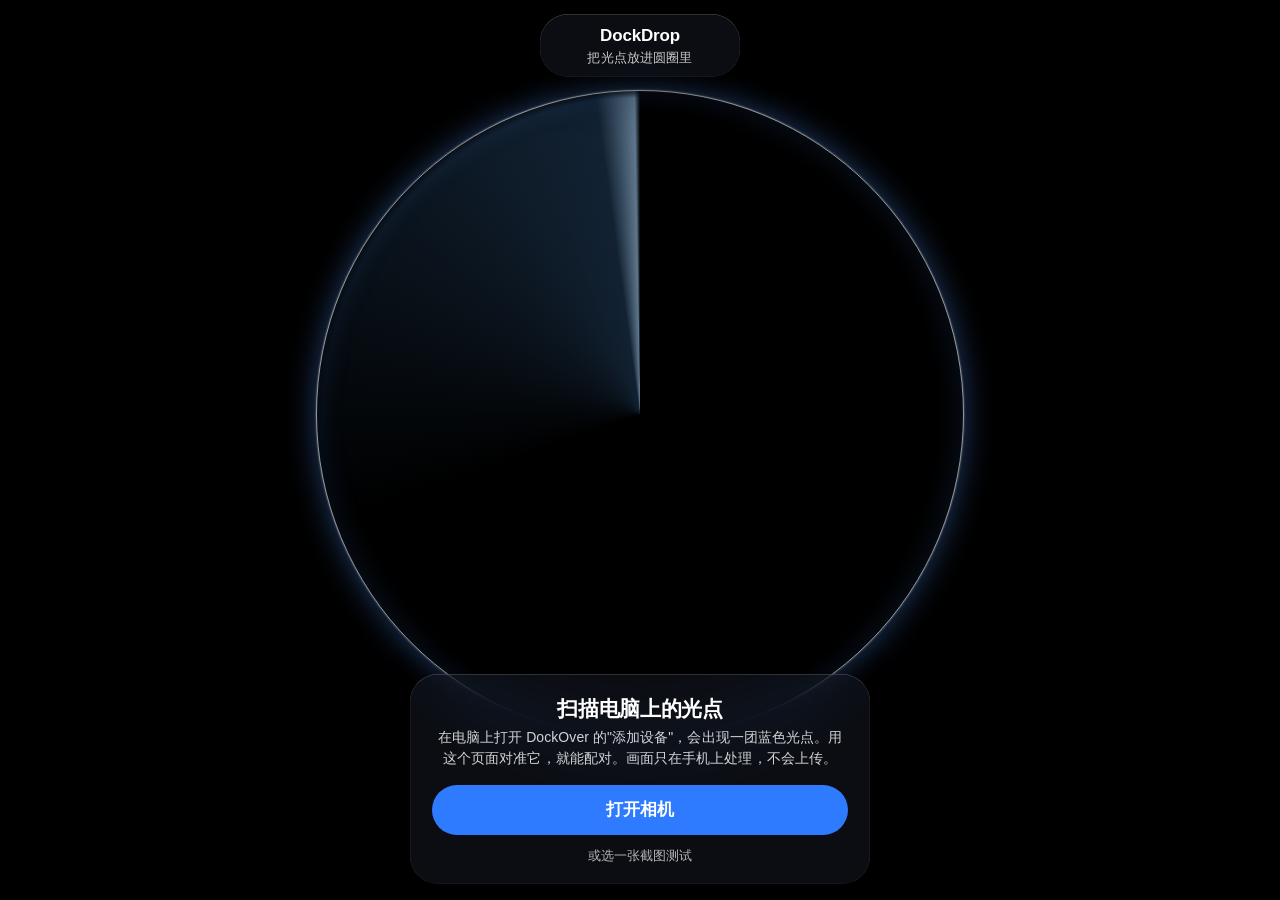
<file: index.html>
<!doctype html>
<html lang="zh-CN">
<head>
<meta charset="utf-8">
<meta name="viewport" content="width=device-width, initial-scale=1, viewport-fit=cover, user-scalable=no">
<meta name="theme-color" content="#000000">
<meta name="apple-mobile-web-app-capable" content="yes">
<meta name="apple-mobile-web-app-status-bar-style" content="black-translucent">
<meta name="apple-mobile-web-app-title" content="DockDrop">
<link rel="icon" type="image/png" sizes="192x192" href="./bubble/icons/water-ball-192.png">
<link rel="apple-touch-icon" sizes="180x180" href="./bubble/icons/apple-touch-icon.png">
<link rel="manifest" href="manifest.webmanifest">
<title>DockDrop 配对</title>
<link rel="stylesheet" href="style.css">
</head>
<body>
<video id="video" playsinline muted autoplay></video>
<canvas id="fx"></canvas>
<!-- focus: the picture stays sharp inside the scan circle and blurs more and more towards the edges (a lens focused on
     the orb), then darkens -->
<div class="focus" aria-hidden="true"><i></i><i></i><i></i><i></i></div>
<div class="vignette"></div>
<div class="finder" id="finder"><div class="ring"></div></div>

<button class="close glass" id="close" aria-label="关闭相机" hidden><svg viewBox="0 0 24 24"><path d="M7 7l10 10M17 7L7 17"/></svg></button>
<header class="top glass">
  <div class="title">DockDrop</div>
  <div class="sub" id="hint">把光点放进圆圈里</div>
</header>

<div class="start glass sheet show" id="start">
  <div class="start-title">扫描电脑上的光点</div>
  <div class="start-text">在电脑上打开 DockOver 的"添加设备"，会出现一团蓝色光点。用这个页面对准它，就能配对。画面只在手机上处理，不会上传。</div>
  <button id="go" class="button">打开相机</button>
  <label class="file">或选一张截图测试<input id="file" type="file" accept="image/*"></label>
</div>

<div class="result glass sheet" id="result" hidden>
  <div class="check"><svg viewBox="0 0 52 52"><circle cx="26" cy="26" r="24"/><path d="M15 27 l8 8 l15 -17"/></svg></div>
  <div class="result-title" id="resultTitle">已连接</div>
  <div class="result-text" id="resultText"></div>
  <button id="again" class="button">再扫一次</button>
</div>

<div class="status glass" id="status" hidden><span class="spinner" id="spinner"></span><span id="statusText"></span><button id="cancel" class="link" hidden>取消</button></div>
<script type="module" src="scan.js"></script>
</body>
</html>
</file>
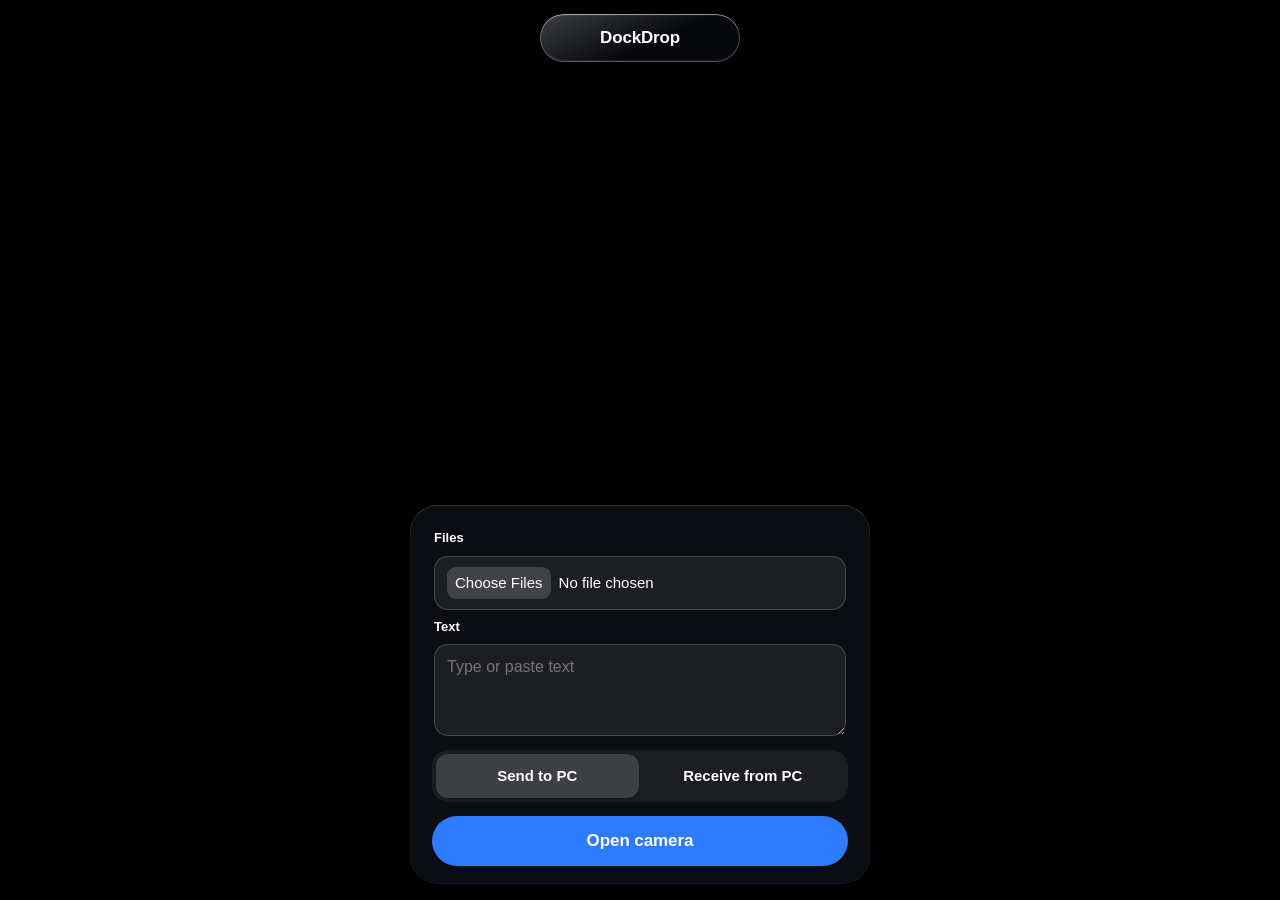
<file: bubble/index.html>
<!doctype html>
<html lang="zh-CN">
<head>
<meta charset="utf-8">
<meta name="viewport" content="width=device-width, initial-scale=1, viewport-fit=cover">
<meta name="theme-color" content="#000000">
<meta name="apple-mobile-web-app-capable" content="yes">
<meta name="apple-mobile-web-app-status-bar-style" content="black-translucent">
<meta name="apple-mobile-web-app-title" content="DockDrop">
<title>DockDrop 配对 · 光泡扫描</title>
<link rel="icon" type="image/png" sizes="192x192" href="./icons/water-ball-192.png">
<link rel="apple-touch-icon" sizes="180x180" href="./icons/apple-touch-icon.png">
<link rel="manifest" href="./manifest.webmanifest">
<link rel="stylesheet" href="../style.css">
<style>
  #video { height: 100dvh; }
  #video:not(.camera-ready) { opacity: 0; }

  .scan-control {
    corner-shape: squircle;
    color: #fff;
    background: linear-gradient(155deg, rgba(255,255,255,0.22), transparent 58%),
      rgba(19,25,36,0.34);
    -webkit-backdrop-filter: blur(16px) saturate(165%);
    backdrop-filter: blur(16px) saturate(165%);
    box-shadow: inset 0 1px 1px rgba(255,255,255,0.52),
      inset 0 -1px 2px rgba(255,255,255,0.24),
      inset 0 0 0 1px rgba(255,255,255,0.16), 0 6px 18px rgba(0,0,0,0.26);
  }
  .top.scan-control { display: grid; place-items: center; min-height: 48px; border-radius: 999px; }
  .top.scan-control .sub {
    position: absolute; top: calc(100% + 8px); left: 50%; transform: translateX(-50%);
    width: max-content; max-width: min(240px, 80vw); padding: 4px 10px; border-radius: 12px;
    background: rgba(0,0,0,.64); color: rgba(255,255,255,.95);
  }
  .close.scan-control {
    width: 44px;
    height: 44px;
    border-radius: 50%;
    top: calc(env(safe-area-inset-top) + 22px);
  }
  .close.scan-control:focus-visible { outline: 2px solid #fff; outline-offset: 3px; }
  .camera-glass { position: fixed; top: 0; left: 0; width: 100%; pointer-events: none; }
  .refraction-active .scan-control {
    background: linear-gradient(155deg, rgba(255,255,255,0.07), transparent 60%);
    -webkit-backdrop-filter: none;
    backdrop-filter: none;
  }
  @media (prefers-reduced-transparency: reduce), (prefers-contrast: more) {
    .scan-control {
      background: #202634;
      -webkit-backdrop-filter: none;
      backdrop-filter: none;
      box-shadow: inset 0 0 0 1px rgba(255,255,255,0.6);
    }
  }
  .result-text .metrics { display: block; margin-top: 8px; font: 12px/1.5 ui-monospace, Menlo, Consolas, monospace; color: rgba(255,255,255,0.6); white-space: pre-line; }
  #savedDevices:not([hidden]) { display: grid; gap: 8px; margin-bottom: 12px; }
  #savedDevices h2 { margin: 0; font-size: .88rem; font-weight: 600; }
  #savedDevices .saved-device { display: flex; gap: 8px; align-items: center; }
  #savedDevices .saved-device .button { flex: 1; min-width: 0; text-overflow: ellipsis; overflow: hidden; }
  #savedDevices .saved-device .link { flex: none; }
  #continuePair:not([hidden]) + #again { margin-top: 8px; }
  .transfer-mode {
    --segment-radius: 16px;
    --segment-inset: 4px;
    --segment-ease: cubic-bezier(.22, .75, .24, 1);
    position: relative; isolation: isolate;
    display: grid; grid-template-columns: 1fr 1fr; gap: 3px; padding: var(--segment-inset); margin-bottom: 14px;
    border-radius: var(--segment-radius); background: rgba(255,255,255,.07);
  }
  .transfer-mode::before {
    content: ''; position: absolute; z-index: -1; pointer-events: none;
    inset: var(--segment-inset) auto var(--segment-inset) var(--segment-inset); width: calc((100% - 11px) / 2); border-radius: calc(var(--segment-radius) - var(--segment-inset));
    background: rgba(255,255,255,.15); box-shadow: 0 1px 3px #0004;
    transition: transform 320ms var(--segment-ease);
  }
  .transfer-mode[data-receive]::before { transform: translateX(calc(100% + 3px)); }
  .transfer-mode button {
    min-height: 44px; min-width: 0; padding: 4px; border: 0; border-radius: 12px; background: transparent;
    color: inherit; font: inherit; font-weight: 600; cursor: pointer;
  }
  .transfer-mode button:focus-visible, .received a:focus-visible { outline: 2px solid #fff; }
  /* The fields sit above the switch and unfold upward: the fold animates its height (kept in step with the
     fields by scan.js) and its content stays anchored to the bottom edge, next to the switch. */
  .transfer-fold {
    display: flex; flex-direction: column; justify-content: flex-end; overflow: hidden;
    height: var(--fold-open, auto); transition: height 320ms cubic-bezier(.22, .75, .24, 1);
  }
  .transfer-fold[inert] { height: 0; }
  .transfer-fold-clip { flex: none; }
  .transfer-fields { display: grid; gap: 8px; padding: 2px 2px 14px; text-align: left; transition: opacity 220ms ease; }
  .transfer-fold[inert] .transfer-fields { opacity: 0; }
  .received[hidden] { display: none; }
  .transfer-fields label { font-size: 13px; font-weight: 600; }
  .transfer-fields input, .transfer-fields textarea {
    min-width: 0; width: 100%; padding: 10px 12px; border-radius: 14px; color: inherit;
    border: 1px solid rgba(255,255,255,.20); background: rgba(255,255,255,.07); font: inherit;
  }
  .transfer-fields textarea { resize: vertical; min-height: 88px; max-height: 160px; font-size: 16px; }
  @media (prefers-reduced-motion: reduce) {
    .transfer-mode::before, .transfer-fold, .transfer-fields { transition: none; }
  }
  .transfer-fields input::file-selector-button {
    margin-inline-end: 8px; border: 0; border-radius: 9px; padding: 5px 8px;
    background: rgba(255,255,255,.16); color: inherit; font: inherit;
  }
  .received { max-height: min(38dvh, 280px); overflow: auto; margin-bottom: 12px; }
  .received a { color: inherit; display: block; padding: 10px 6px; text-align: left; overflow-wrap: anywhere; }
  .received textarea { width: 100%; padding: 10px; border-radius: 12px; background: #ffffff12; color: inherit; font: inherit; }
  .received .button { padding: 10px; margin: 6px 0; }
  @supports (corner-shape: squircle) {
    .transfer-mode, .transfer-mode::before, .transfer-mode button, .transfer-fields input,
    .transfer-fields textarea, .received textarea, .button { corner-shape: squircle; }
    .close.scan-control { corner-shape: round; }
  }
</style>
</head>
<body>
<video id="video" playsinline muted autoplay></video>
<div class="focus" id="focus" aria-hidden="true" hidden><i></i><i></i><i></i><i></i></div>
<div class="vignette"></div>

<button class="close scan-control" id="close" aria-label="关闭相机" hidden><svg viewBox="0 0 24 24"><path d="M7 7l10 10M17 7L7 17"/></svg></button>
<header class="top scan-control">
  <div class="title">DockDrop</div>
  <div class="sub" id="hint" hidden></div>
</header>

<div class="start glass sheet show" id="start">
  <div class="transfer-fold" id="transferFields"><div class="transfer-fold-clip"><div class="transfer-fields">
    <label for="sendFiles">文件</label>
    <input id="sendFiles" type="file" multiple>
    <label for="sendText">文字</label>
    <textarea id="sendText" rows="3" placeholder="输入或粘贴文字"></textarea>
  </div></div></div>
  <div class="transfer-mode" id="transferMode" role="group" aria-label="收发方向">
    <button type="button" id="modeSend" aria-pressed="true">发送到电脑</button>
    <button type="button" id="modeReceive" aria-pressed="false">从电脑接收</button>
  </div>
  <section id="savedDevices" aria-labelledby="savedTitle" hidden>
    <h2 id="savedTitle">已记住的电脑</h2>
    <div id="savedList"></div>
  </section>
  <button id="go" class="button">打开相机</button>
</div>

<div class="result glass sheet" id="result" hidden>
  <div class="check" aria-hidden="true"><svg viewBox="0 0 52 52"><path d="M15 27 l8 8 l15 -17"/></svg></div>
  <div class="result-title" id="resultTitle">已连接</div>
  <div class="result-text" id="resultText"></div>
  <div class="received" id="received" hidden></div>
  <button id="continuePair" class="button" hidden>继续配对</button>
  <button id="again" class="button">返回收发</button>
</div>

<div class="status glass" id="status" hidden><span class="spinner" id="spinner"></span><span id="statusText"></span><button id="cancel" class="link" hidden>取消</button></div>
<script type="module" src="scan.js?v=drop040"></script>
</body>
</html>
</file>
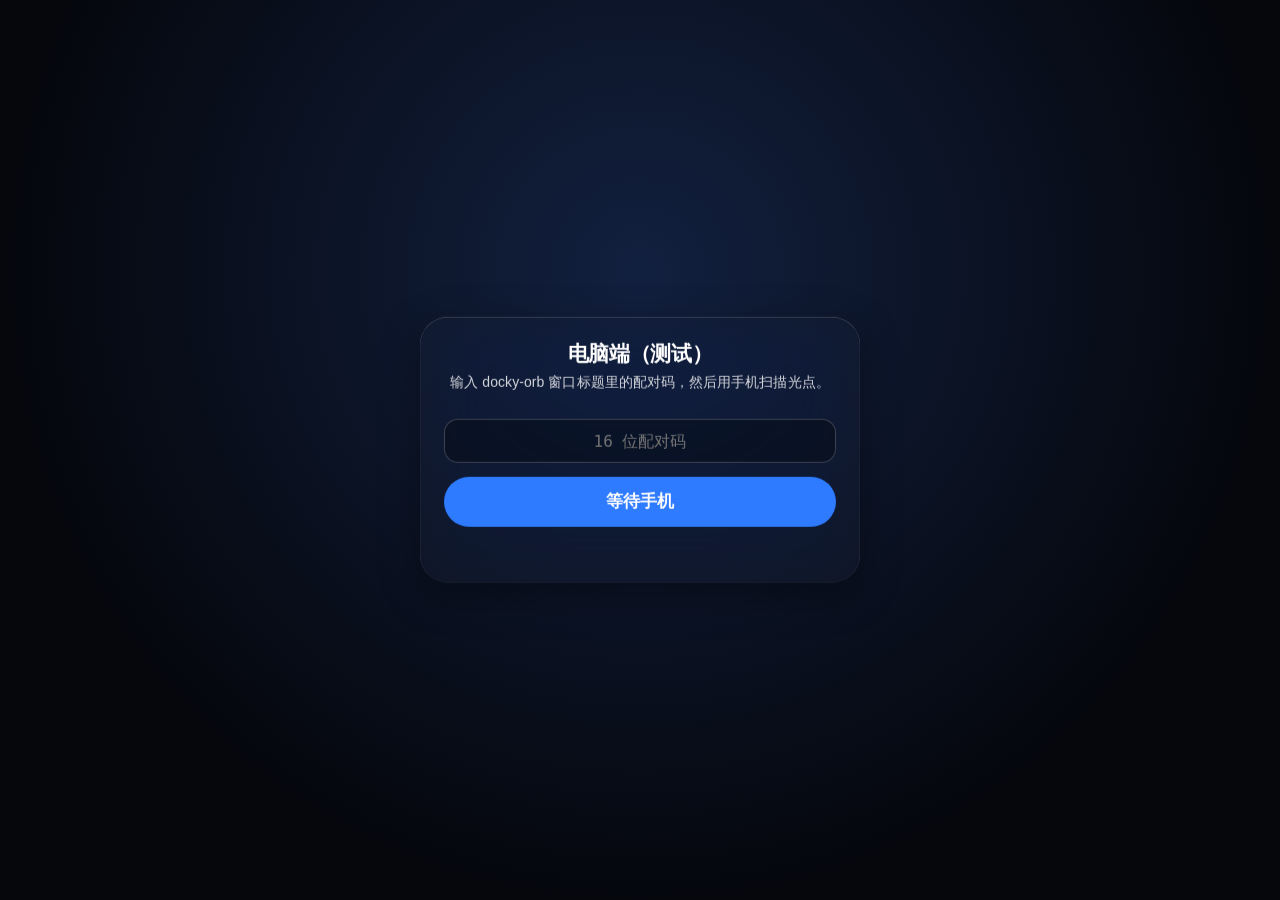
<file: host.html>
<!doctype html>
<html lang="zh-CN">
<head>
<meta charset="utf-8">
<meta name="viewport" content="width=device-width, initial-scale=1">
<title>DockDrop 配对 · 电脑端测试</title>
<link rel="stylesheet" href="style.css">
<style>
  body { background: radial-gradient(circle at 50% 30%, #12203f, #05070d 70%); }
  .panel { position: fixed; left: 50%; top: 50%; transform: translate(-50%, -50%); width: min(440px, 92vw); padding: 24px; text-align: center; }
  input { width: 100%; height: 44px; border-radius: 14px; border: 1px solid rgba(255,255,255,0.2); background: rgba(0,0,0,0.3); color: #fff;
    font: 16px ui-monospace, Consolas, monospace; text-align: center; margin: 10px 0 14px; }
  #log { margin-top: 14px; font-size: 13px; opacity: 0.8; min-height: 1.4em; }
</style>
</head>
<body>
<!-- Test stand-in for the computer's side until DockOver runs it in WebView2: join the room of the secret that
     docky-orb shows (its title bar, or --secret) as the host, then wait for the phone. -->
<div class="panel glass">
  <div class="start-title">电脑端（测试）</div>
  <div class="start-text">输入 docky-orb 窗口标题里的配对码，然后用手机扫描光点。</div>
  <input id="secret" placeholder="16 位配对码" maxlength="16" spellcheck="false">
  <button id="go" class="button">等待手机</button>
  <div id="log"></div>
</div>
<script type="module">
  import { SIGNAL_URL } from './config.js';
  import { pair } from './pair.js';
  const q = new URLSearchParams(location.search);
  const signal = q.get('signal') || SIGNAL_URL;
  const log = (t) => { document.getElementById('log').textContent = t; };
  if (q.get('secret')) document.getElementById('secret').value = q.get('secret');
  // Keeps answering: after each pairing (or a phone that gave up) it waits for the next scan, as the real computer
  // side will while its pairing window is open.
  let running = false, count = 0;
  async function go() {
    const secret = document.getElementById('secret').value.trim().toLowerCase();
    if (!/^[0-9a-f]{16}$/.test(secret)) return log('配对码是 16 位十六进制数');
    if (!signal) return log('还没配置配对服务（config.js 的 SIGNAL_URL 或 ?signal=）');
    if (running) return;
    running = true;
    while (running) {
      try {
        const res = await pair({ signalUrl: signal, secret, role: 'host', name: 'DockOver 电脑', onStatus: (t) => log((count ? `已配对 ${count} 次 · ` : '') + t), timeoutMs: 600000, peerWaitMs: 0 });
        count++;
        log(`已连接：${res.peerName || '手机'}（第 ${count} 次）`);
        window.dockdropLink = res;
        document.title = 'connected ' + count;
        await new Promise((r) => setTimeout(r, 1500));
      } catch (e) {
        log('这次没连上（' + e.message + '），继续等待…');
        await new Promise((r) => setTimeout(r, 1500));
      }
    }
  }
  document.getElementById('go').onclick = go;
  if (q.get('auto')) go();
</script>
</body>
</html>
</file>
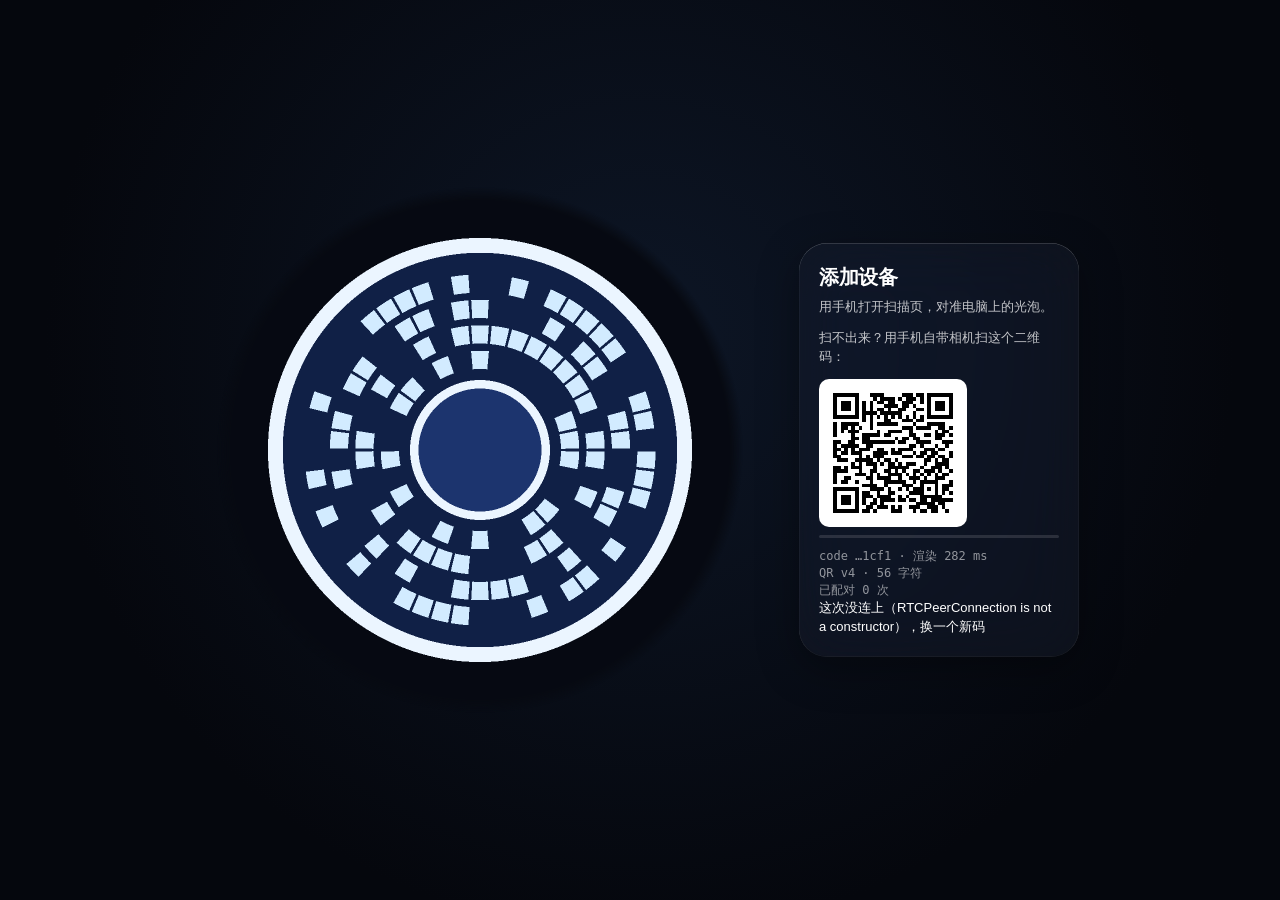
<file: bubble/show.html>
<!doctype html>
<html lang="zh-CN">
<head>
<meta charset="utf-8">
<meta name="viewport" content="width=device-width, initial-scale=1">
<title>DockDrop · 添加设备</title>
<link rel="stylesheet" href="../style.css">
<style>
  html, body { background: radial-gradient(circle at 50% 38%, #0d1626, #05070d 70%); overflow: auto; }
  main { min-height: 100%; display: grid; place-items: center; padding: 28px 16px; }
  .stage { display: flex; gap: 40px; align-items: center; flex-wrap: wrap; justify-content: center; }
  @media (max-width: 720px) { main { align-items: start; } }
  .bubble-wrap { position: relative; width: min(62vmin, 560px); aspect-ratio: 1; }
  #bubble { width: 100%; height: 100%; display: block; }
  .confirmation { position: absolute; inset: 12%; display: grid; place-items: center; border-radius: 50%; opacity: 0;
    background: radial-gradient(ellipse at 66% 80%, #539eb244, transparent 55%),
      radial-gradient(ellipse at 31% 22%, #88b5d95c, transparent 37%),
      radial-gradient(circle at 45% 40%, #293d56, #101d30 72%, #496578 100%);
    box-shadow: inset 0 1px 3px #d4f1ff99, inset 0 -3px 12px #72b9dc45, 0 16px 48px #0007;
    pointer-events: none; }
  .confirmation svg { width: 30%; height: 30%; }
  .confirmation path { fill: none; stroke: #edfaff; stroke-width: 4; stroke-linecap: round; stroke-linejoin: round;
    stroke-dasharray: 1; stroke-dashoffset: 1; }
  .ripple { position: absolute; inset: 10%; border-radius: 50%; opacity: 0; pointer-events: none;
    box-shadow: inset 0 0 3px 2px #d6f4ff, 0 0 14px 3px #8dd8ff66; }
  .done #bubble { opacity: 0; animation: clear-code .48s ease-out; }
  .done .confirmation { opacity: 1; animation: reveal-glass .52s cubic-bezier(.22,.7,.24,1) both; }
  .done .ripple { animation: travel .60s cubic-bezier(.2,.55,.3,1) both; }
  .done .confirmation path { animation: draw-check .29s .25s ease-out both; }
  @keyframes clear-code { from { opacity: 1; } to { opacity: 0; } }
  @keyframes reveal-glass { from { opacity: .1; clip-path: circle(0%); } to { opacity: 1; clip-path: circle(50%); } }
  @keyframes travel {
    0% { opacity: 0; transform: scale(.04); }
    21% { opacity: .78; }
    100% { opacity: 0; transform: scale(1.04); }
  }
  @keyframes draw-check { to { stroke-dashoffset: 0; } }
  @media (prefers-reduced-motion: reduce) {
    .done #bubble, .done .confirmation, .done .ripple, .done .confirmation path { animation: none; }
    .done .confirmation path { stroke-dashoffset: 0; }
  }
  .side { width: 280px; padding: 20px; }
  .side h1 { font-size: 20px; margin: 0 0 6px; font-weight: 600; letter-spacing: -0.015em; }
  .side p { font-size: 13px; color: rgba(255,255,255,0.75); margin: 0 0 12px; }
  #qr { width: 148px; height: 148px; image-rendering: pixelated; border-radius: 10px; display: block; margin: 6px 0 8px; }
  #log { font-size: 13px; min-height: 2.8em; }
  .meta { font: 12px ui-monospace, Consolas, monospace; color: rgba(255,255,255,0.55); margin-top: 10px; white-space: pre-line; }
  .bar { height: 3px; border-radius: 2px; background: rgba(255,255,255,0.12); overflow: hidden; margin-top: 8px; }
  .bar i { display: block; height: 100%; background: #6fb0ff; width: 100%; transition: width 1s linear; }
</style>
</head>
<body>
<main>
  <div class="stage">
    <div class="bubble-wrap" id="wrap">
      <canvas id="bubble"></canvas>
      <div class="confirmation" aria-hidden="true"><svg viewBox="0 0 48 48"><path d="M10 25l9 9 19-20" pathLength="1"/></svg></div>
      <div class="ripple" aria-hidden="true"></div>
    </div>
    <div class="side glass">
      <h1>添加设备</h1>
      <div id="guide">
        <p>用手机打开扫描页，对准电脑上的光泡。</p>
        <p>扫不出来？用手机自带相机扫这个二维码：</p>
        <canvas id="qr" aria-label="备用二维码"></canvas>
        <div class="bar"><i id="bar"></i></div>
        <div class="meta" id="meta"></div>
      </div>
      <div id="log" role="status">正在准备…</div>
      <button class="button" id="next" hidden>再添加一台设备</button>
    </div>
  </div>
</main>
<script type="module">
  import { SIGNAL_URL } from '../config.js';
  import { pair } from '../pair.js';
  import { encode, render } from './bubble-code.js';
  import { qrEncode, drawQR } from './qr.js';

  const q = new URLSearchParams(location.search);
  const signal = q.get('signal') || SIGNAL_URL;
  const LIFETIME = 60;  // s: a code is only good this long (and only once)
  const $ = (id) => document.getElementById(id);
  const log = (t) => { $('log').textContent = t; };
  // the scanner page (same folder); local tests pass the relay on
  const scanUrl = q.get('scan') || new URL('./', location.href).href;

  let current = null, count = 0;
  function newSecret() {
    const b = crypto.getRandomValues(new Uint8Array(8));
    return Array.from(b, (x) => x.toString(16).padStart(2, '0')).join('');
  }
  function drawBubble(secret) {
    const c = $('bubble');
    const css = c.offsetWidth, size = Math.round(css * (window.devicePixelRatio || 1));  // offsetWidth: not the shrink transform
    c.width = size; c.height = size;
    const t0 = performance.now();
    const rgba = render(encode({ version: 1, flags: 1, secret: BigInt('0x' + secret) }), size, { bg: [7, 10, 18] });
    // outside the dark quiet zone the page shows through (soft edge)
    const R = size * 0.38;
    for (let y = 0; y < size; y++) for (let x = 0; x < size; x++) {
      const r = Math.hypot(x + 0.5 - size / 2, y + 0.5 - size / 2) / R;
      if (r > 1.18) rgba[(y * size + x) * 4 + 3] = Math.max(0, 255 * (1 - (r - 1.18) / 0.06));
    }
    c.getContext('2d').putImageData(new ImageData(rgba, size, size), 0, 0);
    return performance.now() - t0;
  }
  function drawFallback(secret) {
    let url = scanUrl + '#s=' + secret;
    if (q.get('signal')) url = scanUrl + '?signal=' + encodeURIComponent(q.get('signal')) + '#s=' + secret;
    const code = qrEncode(url);
    drawQR($('qr').getContext('2d'), code, 4, { fg: '#000', bg: '#fff' });
    return { url, code };
  }

  function showConnected(peerName) {
    $('wrap').classList.add('done');
    $('guide').hidden = true;
    log(`已连接：${peerName || '手机'}`);
    const next = $('next');
    next.hidden = false;
    return new Promise((resolve) => next.addEventListener('click', resolve, { once: true }));
  }

  // Refresh an expired code, or issue a new one when the user adds another device.
  async function cycle() {
    const secret = newSecret();
    const ctl = new AbortController();
    current = { secret };
    $('wrap').classList.remove('done');
    $('guide').hidden = false;
    $('next').hidden = true;
    document.title = 'DockDrop · 添加设备';
    const ms = drawBubble(secret);
    const fb = drawFallback(secret);
    $('meta').textContent = `code …${secret.slice(-4)} · 渲染 ${ms.toFixed(0)} ms\nQR v${fb.code.version} · ${fb.url.length} 字符\n已配对 ${count} 次`;
    const bar = $('bar'); bar.style.transition = 'none'; bar.style.width = '100%'; void bar.offsetWidth;
    bar.style.transition = `width ${LIFETIME}s linear`; bar.style.width = '0%';
    const expire = setTimeout(() => ctl.abort(), LIFETIME * 1000);
    if (!signal) { log('没配置配对服务：只测试扫描'); await new Promise((r) => setTimeout(r, LIFETIME * 1000)); return; }
    log('等待手机扫描…');
    try {
      const res = await pair({ signalUrl: signal, secret, role: 'host', name: 'DockOver 电脑', signal: ctl.signal,
                               onStatus: (t) => log(t), timeoutMs: LIFETIME * 1000 + 30000, peerWaitMs: 0 });
      clearTimeout(expire);
      count++;
      current = null;
      document.title = 'DockDrop · 已连接';
      window.dockdropLink = res;
      await showConnected(res.peerName);
    } catch (e) {
      clearTimeout(expire);
      if (e.message !== 'cancelled') { log('这次没连上（' + e.message + '），换一个新码'); await new Promise((r) => setTimeout(r, 1500)); }
    }
  }
  (async () => { for (;;) await cycle(); })();
  addEventListener('resize', () => { if (current) drawBubble(current.secret); });
  window.currentSecret = () => current && current.secret;  // tests
</script>
</body>
</html>
</file>
<file: style.css>
/* DockDrop scanner: full-screen camera, a round finder, Liquid Glass panels (backdrop blur + specular edge). */
:root { color-scheme: dark; --blue: #2f7bff; --glass: rgba(28, 32, 44, 0.42); --edge: rgba(255, 255, 255, 0.22); }
* { box-sizing: border-box; -webkit-tap-highlight-color: transparent; }
html, body { margin: 0; height: 100%; background: #000; color: #fff; overflow: hidden;
  font: 15px/1.45 -apple-system, BlinkMacSystemFont, "SF Pro Text", "PingFang SC", "Microsoft YaHei UI", sans-serif; }
video, #fx { position: fixed; inset: 0; width: 100%; height: 100%; object-fit: cover; }
#fx { pointer-events: none; }
/* Progressive blur: four layers, each blurring a little more and starting a little further out (masked by radial
   gradients centred on the finder). Inside the circle (radius 36vmin) nothing is blurred. The decoder reads the raw
   camera frames, so this is only for the eye. */
.focus i { position: fixed; inset: 0; pointer-events: none; }
.focus i:nth-child(1) { -webkit-backdrop-filter: blur(2px); backdrop-filter: blur(2px);
  -webkit-mask-image: radial-gradient(circle at 50% 46%, transparent 37vmin, #000 43vmin); mask-image: radial-gradient(circle at 50% 46%, transparent 37vmin, #000 43vmin); }
.focus i:nth-child(2) { -webkit-backdrop-filter: blur(6px); backdrop-filter: blur(6px);
  -webkit-mask-image: radial-gradient(circle at 50% 46%, transparent 41vmin, #000 52vmin); mask-image: radial-gradient(circle at 50% 46%, transparent 41vmin, #000 52vmin); }
.focus i:nth-child(3) { -webkit-backdrop-filter: blur(14px); backdrop-filter: blur(14px);
  -webkit-mask-image: radial-gradient(circle at 50% 46%, transparent 48vmin, #000 66vmin); mask-image: radial-gradient(circle at 50% 46%, transparent 48vmin, #000 66vmin); }
.focus i:nth-child(4) { -webkit-backdrop-filter: blur(28px); backdrop-filter: blur(28px);
  -webkit-mask-image: radial-gradient(circle at 50% 46%, transparent 58vmin, #000 90vmin); mask-image: radial-gradient(circle at 50% 46%, transparent 58vmin, #000 90vmin); }
@media (prefers-reduced-transparency: reduce) { .focus { display: none; } }
.vignette { position: fixed; inset: 0; pointer-events: none;
  background: radial-gradient(circle at 50% 46%, transparent 0 36vmin, rgba(0,0,0,0.35) 50vmin, rgba(0,0,0,0.72) 100%); }

.glass { background: var(--glass); -webkit-backdrop-filter: blur(28px) saturate(170%); backdrop-filter: blur(28px) saturate(170%);
  border-radius: 28px; box-shadow: inset 0 0.5px 0 0 var(--edge), inset 0 0 0 0.5px rgba(255,255,255,0.08), 0 12px 40px rgba(0,0,0,0.35); }
@supports (corner-shape: squircle) { .glass { corner-shape: squircle; border-radius: 44px; } }

.top { position: fixed; left: 50%; transform: translateX(-50%); top: calc(env(safe-area-inset-top) + 14px);
  padding: 10px 22px; text-align: center; min-width: 200px; }
.title { font-weight: 600; font-size: 17px; letter-spacing: -0.01em; }
.sub { font-size: 13px; letter-spacing: 0.01em; color: rgba(255,255,255,0.78); transition: color .2s; }

.finder { position: fixed; left: 50%; top: 46%; width: 72vmin; height: 72vmin; transform: translate(-50%, -50%); pointer-events: none; }
.finder .ring { position: absolute; inset: 0; border-radius: 50%; border: 1.5px solid rgba(255,255,255,0.6);
  box-shadow: 0 0 30px rgba(80,150,255,0.40), 0 0 2px rgba(255,255,255,0.5), inset 0 0 30px rgba(80,150,255,0.14); transition: transform .35s cubic-bezier(.2,.8,.2,1), border-color .3s; }
/* Radar: a beam sweeps round inside the finder (once every 3 s, like the computer's orb), a bright edge and a fading wake. */
.finder::before { content: ""; position: absolute; inset: 0; border-radius: 50%;
  background: conic-gradient(from 0deg, rgba(90,170,255,0.0) 0deg, rgba(90,170,255,0.0) 250deg, rgba(90,170,255,0.20) 352deg, rgba(170,215,255,0.55) 359deg, rgba(90,170,255,0) 360deg);
  -webkit-mask-image: radial-gradient(circle, #000 0 69%, transparent 71%); mask-image: radial-gradient(circle, #000 0 69%, transparent 71%);
  animation: sweep 3s linear infinite; }
.finder.locked::before { animation-duration: 1.2s; }
@keyframes sweep { to { transform: rotate(360deg); } }
@media (prefers-reduced-motion: reduce) { .finder::before { animation: none; opacity: 0; } }
.finder.locked .ring { border-color: rgba(120,190,255,0.95); transform: scale(0.96); }
.finder.hidden { opacity: 0; transition: opacity .4s; }

.start, .result { position: fixed; left: 16px; right: 16px; bottom: calc(env(safe-area-inset-bottom) + 16px);
  padding: 22px 22px 18px; text-align: center; max-width: 460px; margin: 0 auto; }
.start-title, .result-title { font-size: 21px; line-height: 1.2; font-weight: 600; letter-spacing: -0.015em; margin-bottom: 6px; }
.start-text, .result-text { font-size: 14px; line-height: 1.5; letter-spacing: 0.005em; color: rgba(255,255,255,0.82); margin-bottom: 16px; }

/* Sheets rise from the bottom edge and settle (critically damped feel: no overshoot), and leave the same way. */
.sheet { transform: translateY(24px) scale(0.98); opacity: 0; transition: transform .42s cubic-bezier(.2,.9,.25,1), opacity .25s ease; }
.sheet.show { transform: none; opacity: 1; }
.button { appearance: none; border: 0; width: 100%; height: 50px; border-radius: 25px; background: var(--blue); color: #fff;
  font: inherit; font-weight: 600; font-size: 17px; letter-spacing: -0.005em; transition: transform .1s ease-out, filter .1s; touch-action: manipulation; }
.button.secondary { background: rgba(255,255,255,0.14); }
.button:active { transform: scale(0.97); filter: brightness(0.9); }  /* feedback on press, not on release */
.link { appearance: none; border: 0; background: none; color: #7fb3ff; font: inherit; font-weight: 600; margin-left: 12px; padding: 4px 2px; }
.link:active { opacity: 0.6; }
.file { display: block; margin-top: 12px; font-size: 13px; opacity: 0.7; }
.file input { display: none; }

.status { position: fixed; left: 50%; transform: translateX(-50%); bottom: calc(env(safe-area-inset-bottom) + 24px);
  padding: 10px 18px; font-size: 14px; white-space: nowrap; display: flex; align-items: center; }
.spinner { width: 14px; height: 14px; margin-right: 10px; border-radius: 50%; border: 2px solid rgba(255,255,255,0.25); border-top-color: #fff; animation: spin .8s linear infinite; }
.spinner[hidden] { display: none; }
@keyframes spin { to { transform: rotate(360deg); } }
.close { position: fixed; left: 16px; top: calc(env(safe-area-inset-top) + 18px); width: 40px; height: 40px; border: 0; border-radius: 20px; padding: 0;
  display: grid; place-items: center; color: #fff; transition: transform .1s ease-out; }
.close:active { transform: scale(0.92); }
.close svg { width: 18px; height: 18px; } .close path { stroke: #fff; stroke-width: 2.2; stroke-linecap: round; fill: none; }

.check svg { width: 64px; height: 64px; margin: 4px auto 10px; display: block; }
.check circle { fill: var(--blue); stroke: rgba(255,255,255,0.6); stroke-width: 1; }
.check path { fill: none; stroke: #fff; stroke-width: 4.5; stroke-linecap: round; stroke-linejoin: round;
  stroke-dasharray: 40; stroke-dashoffset: 40; animation: draw .45s .25s cubic-bezier(.3,.8,.3,1) forwards; }
@keyframes draw { to { stroke-dashoffset: 0; } }
[hidden] { display: none !important; }
@media (prefers-reduced-motion: reduce) {
  .check path { animation: none; stroke-dashoffset: 0; }
  .sheet { transform: none; transition: opacity .2s ease; }
  .spinner { animation-duration: 2s; }
}
@media (prefers-reduced-transparency: reduce) { .glass { background: rgba(28, 30, 38, 0.96); -webkit-backdrop-filter: none; backdrop-filter: none; } }
@media (prefers-contrast: more) { .glass { background: rgba(10, 12, 18, 0.97); box-shadow: inset 0 0 0 1.5px rgba(255,255,255,0.6); } .sub, .start-text, .result-text { color: #fff; } }
</file>
